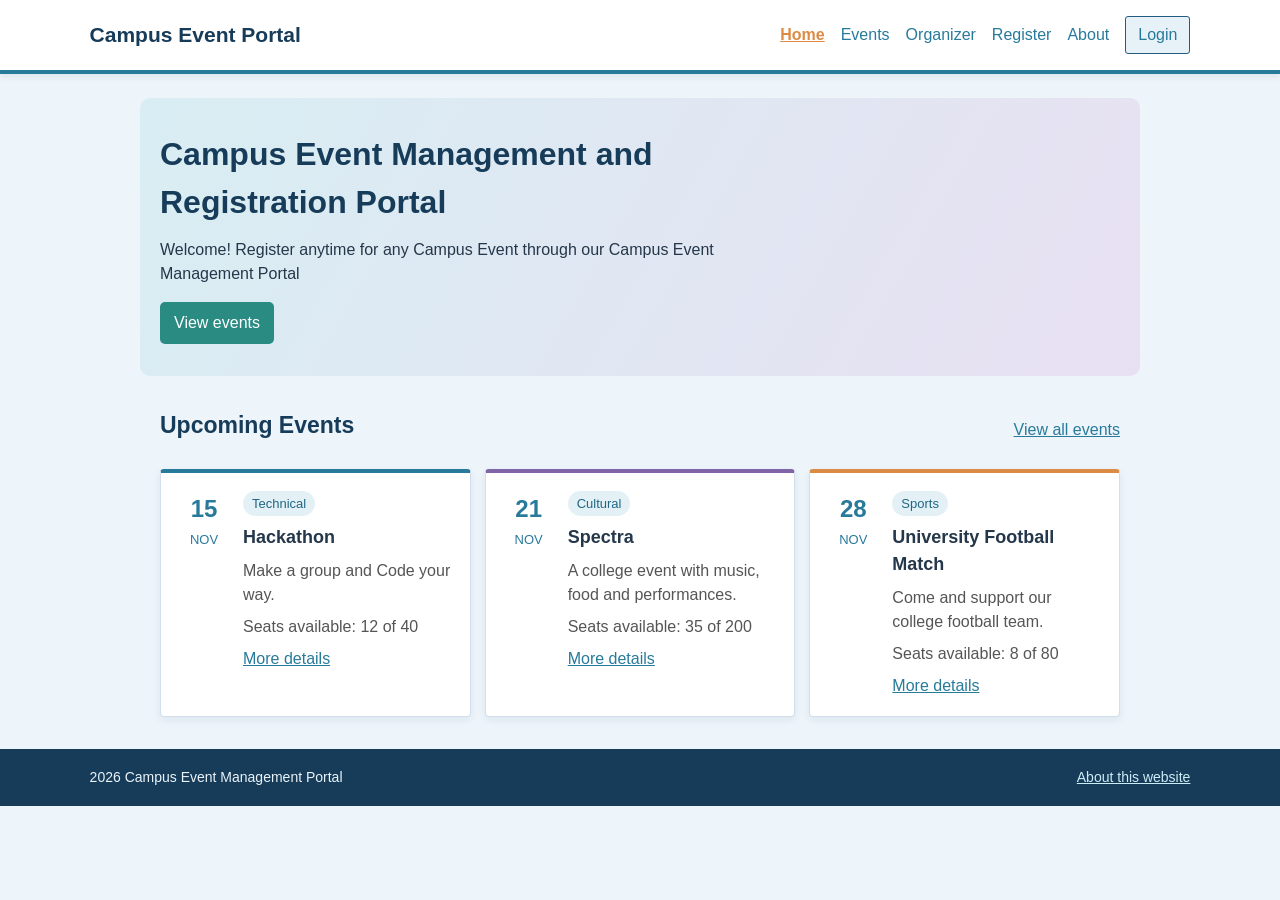
<file: index.html>
<!DOCTYPE html>
<html lang="en">
<head>
  <meta charset="UTF-8">
  <meta name="viewport" content="width=device-width, initial-scale=1.0">
  <title>Campus Event Portal | Home</title>
  <link rel="stylesheet" href="style.css">
    <script src="script.js" defer></script>
</head>
<body>
  <header class="site-header">
    <a class="brand" href="index.html">Campus Event Portal</a>
    <nav aria-label="Main navigation">
      <a class="active" href="index.html">Home</a><a href="events.html">Events</a><a href="dashboard.html">Organizer</a>
      <a href="registration.html">Register</a><a href="about.html">About</a><a class="nav-button" href="login.html">Login</a>
    </nav>
  </header>
  <main>
    <section class="hero">
      <div class="hero-copy">
        <h1>Campus Event Management and Registration Portal</h1>
        <p>Welcome! Register anytime for any Campus Event through our Campus Event Management Portal</p>
        <a class="button" href="events.html">View events</a>
      </div>
    </section>
    <section class="section">
      <div class="section-heading"><h2>Upcoming Events</h2><a href="events.html">View all events</a></div>
      <div class="card-grid">
        <article class="event-card" data-event-id="hackathon"><div class="event-date"><strong>15</strong><span>NOV</span></div><div class="event-info"><span class="tag">Technical</span><h3>Hackathon</h3><p>Make a group and Code your way.</p><p class="event-availability">Seats available: 12 of 40</p><a href="event-details.html#design">More details</a></div></article>
        <article class="event-card" data-event-id="spectra"><div class="event-date"><strong>21</strong><span>NOV</span></div><div class="event-info"><span class="tag">Cultural</span><h3>Spectra</h3><p>A college event with music, food and performances.</p><p class="event-availability">Seats available: 35 of 200</p><a href="event-details.html#fest">More details</a></div></article>
        <article class="event-card" data-event-id="football"><div class="event-date"><strong>28</strong><span>NOV</span></div><div class="event-info"><span class="tag">Sports</span><h3>University Football Match</h3><p>Come and support our college football team.</p><p class="event-availability">Seats available: 8 of 80</p><a href="event-details.html#football">More details</a></div></article>
      </div>
    </section>
  </main>
  <footer><p>2026 Campus Event Management Portal</p><a href="about.html">About this website</a></footer>
</body>
</html>
</file>
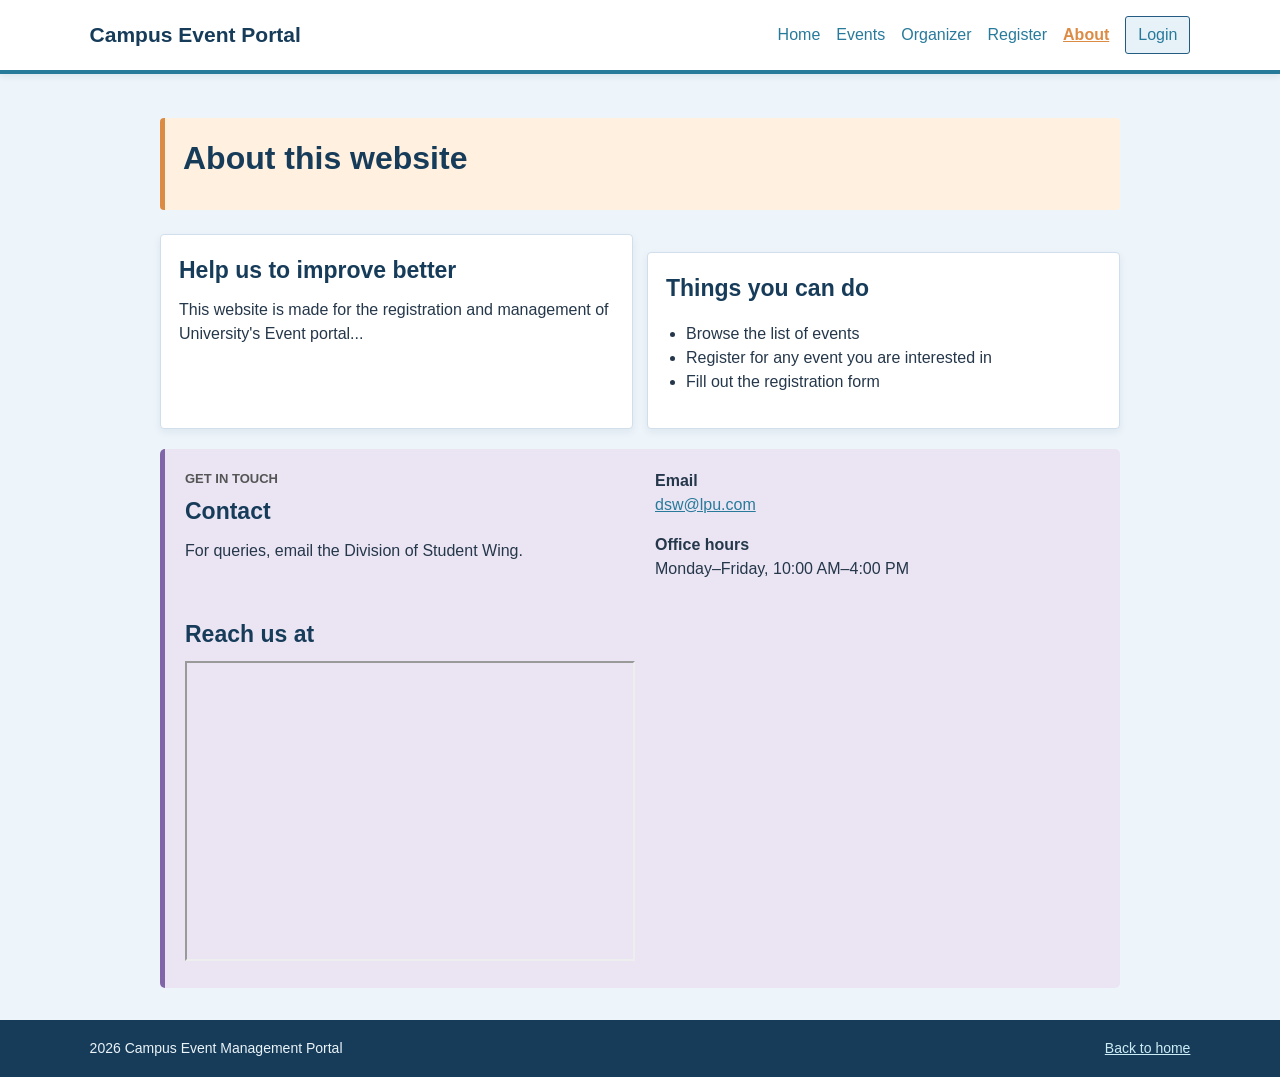
<file: about.html>
<!DOCTYPE html>
<html lang="en">

<head>

    <meta charset="UTF-8">
    <meta name="viewport" content="width=device-width, initial-scale=1.0">

    <title>About & Contact | Campus Event Portal</title>

    <link rel="stylesheet" href="style.css">

    <script src="script.js" defer></script>
</head>

<body>

    <!-- Website Header -->
    <header class="site-header">

        <a class="brand" href="index.html">
            Campus Event Portal
        </a>

        <!-- Navigation Bar -->
        <nav aria-label="Main navigation">

            <a href="index.html">Home</a>

            <a href="events.html">Events</a>

            <a href="dashboard.html">Organizer</a>

            <a href="registration.html">Register</a>

            <a class="active" href="about.html">
                About
            </a>

            <a class="nav-button" href="login.html">
                Login
            </a>

        </nav>

    </header>

    <!-- Main About Section -->
    <main class="page-main">

        <div class="page-intro">

            <h1>About this website</h1>

        </div>

        <!-- About Website Information -->
        <div class="about-grid">

            <section class="info-card">

                <h2>Help us to improve better</h2>

                <p>
                    This website is made for the registration and
                    management of University's Event portal...
                </p>

            </section>

            <!-- Website Features -->
            <section class="info-card">

                <h2>Things you can do</h2>

                <ul>

                    <li>Browse the list of events</li>

                    <li>Register for any event you are interested in</li>

                    <li>Fill out the registration form</li>


                </ul>

            </section>

        </div>

        <!-- Contact Section -->
        <section class="contact-section" id="contact">

            <div>

                <p class="eyebrow">
                    GET IN TOUCH
                </p>

                <h2>Contact</h2>

                <p>
                    For queries, email the Division of Student Wing.
                </p>

            </div>

            <!-- Contact Details -->
            <div class="contact-details">

                <p>

                    <strong>Email</strong>

                    <br>

                    <a href="mailto:dsw@lpu.com">
                        dsw@lpu.com
                    </a>

                </p>

                <p>

                    <strong>Office hours</strong>

                    <br>

                    Monday–Friday, 10:00 AM–4:00 PM

                </p>

            </div>
            
            <div>
                <h2>Reach us at</h2>
                <iframe
                    src="https://maps.google.com/maps?q=Lovely%20Professional%20University%20Punjab&t=&z=15&ie=UTF8&iwloc=&output=embed"
                    width="450"
                    height="300"
                    style="border:100;"
                    allowfullscreen=""
                    loading="lazy">
                </iframe>
            </div>

        </section>

    </main>

    <!-- Website Footer -->
    <footer>

        <p>2026 Campus Event Management Portal</p>

        <a href="index.html">
            Back to home
        </a>

    </footer>

</body>

</html>
</file>
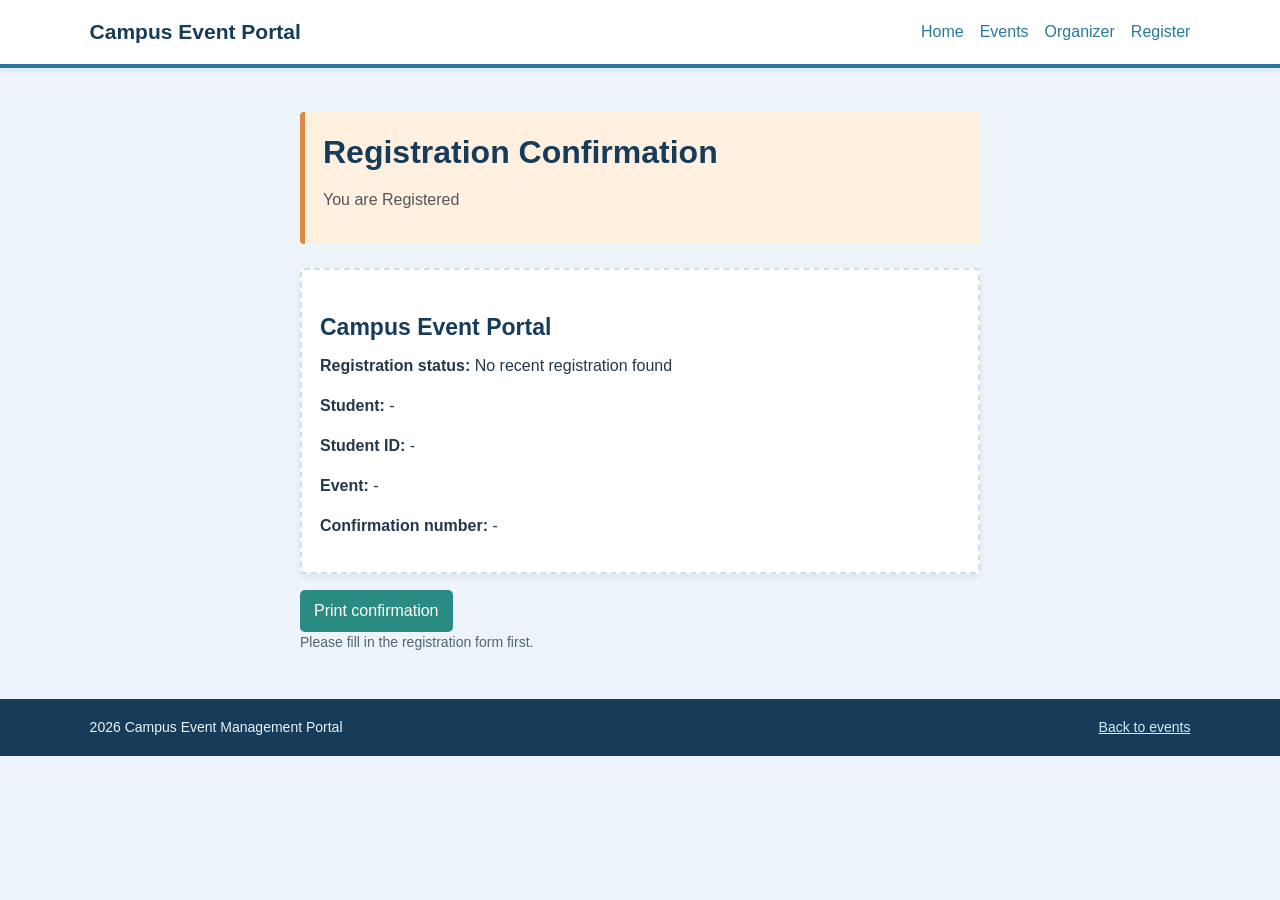
<file: confirmation.html>
<!DOCTYPE html>
<html lang="en">
<head><meta charset="UTF-8"><meta name="viewport" content="width=device-width, initial-scale=1.0"><title>Registration Confirmation | Campus Event Portal</title><link rel="stylesheet" href="style.css">    <script src="script.js" defer></script>
</head>
<body>
<header class="site-header"><a class="brand" href="index.html">Campus Event Portal</a><nav aria-label="Main navigation"><a href="index.html">Home</a><a href="events.html">Events</a><a href="dashboard.html">Organizer</a><a href="registration.html">Register</a></nav></header>
<main class="page-main narrow"><div class="page-intro"><h1>Registration Confirmation</h1><p>You are Registered</p></div><section class="detail-panel printable-slip"><h2>Campus Event Portal</h2><p><strong>Registration status:</strong> <span id="confirm-status">Confirmed</span></p><p><strong>Student:</strong> <span id="confirm-name">-</span></p><p><strong>Student ID:</strong> <span id="confirm-student-id">-</span></p><p><strong>Event:</strong> <span id="confirm-event">-</span></p><p><strong>Confirmation number:</strong> <span id="confirm-number">-</span></p></section><button class="button" id="print-button" type="button">Print confirmation</button><p class="form-note" id="confirmation-note">Return back to the Dashboard</p></main>
<footer><p>2026 Campus Event Management Portal </p><a href="events.html">Back to events</a></footer></body></html>
</file>
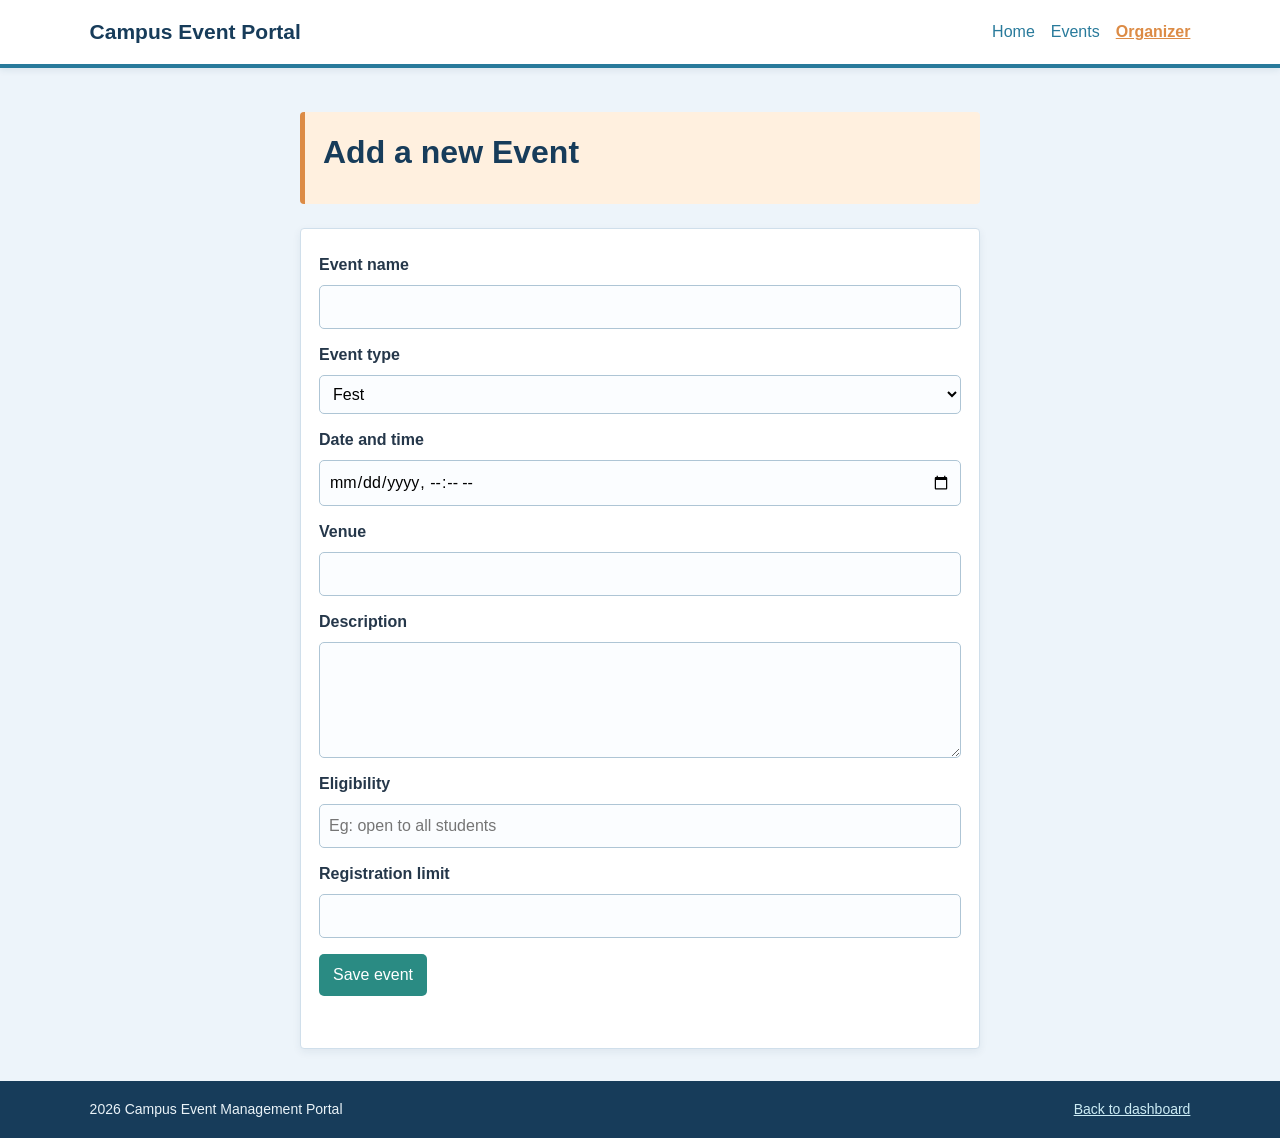
<file: create-event.html>
<!DOCTYPE html>
<html lang="en">

<head>

    <meta charset="UTF-8">
    <meta name="viewport" content="width=device-width, initial-scale=1.0">

    <title>Create Event | Campus Event Portal</title>

    <link rel="stylesheet" href="style.css">

    <script src="script.js" defer></script>
</head>

<body>

    <!-- Website Header -->
    <header class="site-header">

        <a class="brand" href="index.html">
            Campus Event Portal
        </a>

        <!-- Navigation Bar -->
        <nav aria-label="Main navigation">

            <a href="index.html">Home</a>
            <a href="events.html">Events</a>

            <a class="active" href="dashboard.html">
                Organizer
            </a>

        </nav>

    </header>

    <!-- Main Create Event Section -->
    <main class="page-main narrow">

        <div class="page-intro">

            <h1>Add a new Event</h1>


        </div>

        <!-- Create Event Form -->
        <form class="form-card" id="create-event-form">

            <!-- Event Name -->
            <label for="event-name">
                Event name
            </label>

            <input
                id="event-name"
                name="eventName"
                required
            >

            <!-- Event Type -->
            <label for="event-type">
                Event type
            </label>

            <select id="event-type" name="eventType">

                <option>Fest</option>
                <option>Technical</option>
                <option>Seminar</option>
                <option>Competition</option>
                <option>Other</option>

            </select>

            <!-- Event Date and Time -->
            <label for="event-date">
                Date and time
            </label>

            <input
                id="event-date"
                name="eventDate"
                type="datetime-local"
                required
            >

            <!-- Event Venue -->
            <label for="event-venue">
                Venue
            </label>

            <input
                id="event-venue"
                name="venue"
                required
            >

            <!-- Event Description -->
            <label for="event-description">
                Description
            </label>

            <textarea
                id="event-description"
                name="description"
                rows="4"
                required
            ></textarea>

            <!-- Eligibility -->
            <label for="eligibility">
                Eligibility
            </label>

            <input
                id="eligibility"
                name="eligibility"
                placeholder="Eg: open to all students"
            >

            <!-- Registration Limit -->
            <label for="seat-limit">
                Registration limit
            </label>

            <input
                id="seat-limit"
                name="seatLimit"
                type="number"
                min="1"
                required
            >

            <!-- Submit Button -->
            <button class="button" type="submit">
                Save event
            </button>
            <p id="create-event-message" class="form-message" role="status"></p>

        </form>

    </main>

    <!-- Website Footer -->
    <footer>

        <p>2026 Campus Event Management Portal</p>

        <a href="dashboard.html">
            Back to dashboard
        </a>

    </footer>

</body>

</html>
</file>
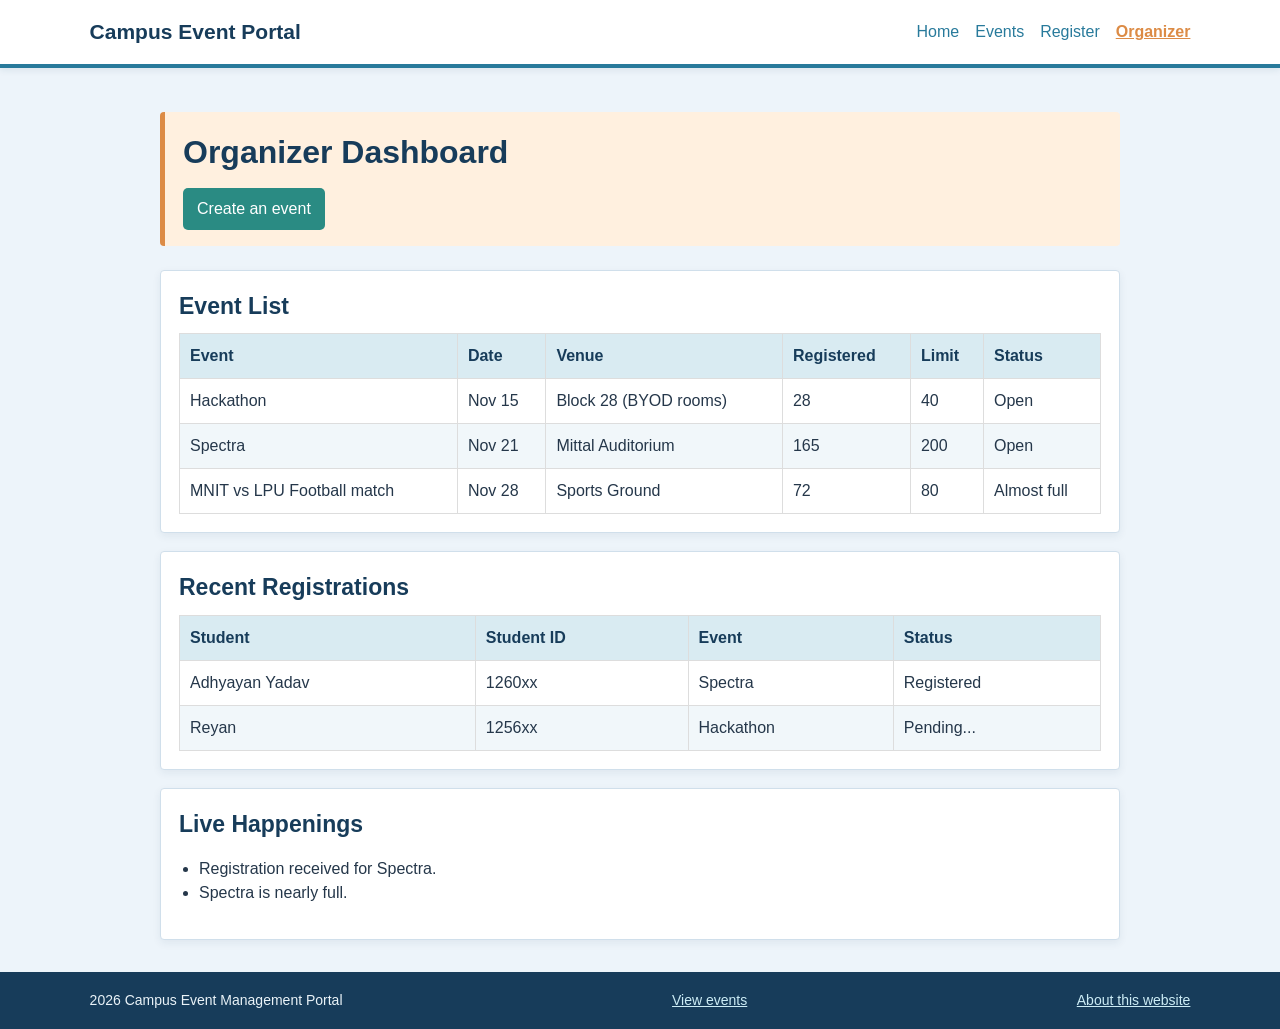
<file: dashboard.html>
<!DOCTYPE html>
<html lang="en">

<head>

    <meta charset="UTF-8">
    <meta name="viewport" content="width=device-width, initial-scale=1.0">

    <title>Organizer Dashboard | Campus Event Portal</title>

    <link rel="stylesheet" href="style.css">

    <script src="script.js" defer></script>
</head>

<body>

    <!-- Website Header -->
    <header class="site-header">

        <a class="brand" href="index.html">
            Campus Event Portal
        </a>

        <!-- Navigation Bar -->
        <nav aria-label="Main navigation">

            <a href="index.html">Home</a>
            <a href="events.html">Events</a>
            <a href="registration.html">Register</a>

            <a class="active" href="dashboard.html">
                Organizer
            </a>

        </nav>

    </header>

    <!-- Main Dashboard Section -->
    <main class="page-main">

        <div class="page-intro">

            <h1>Organizer Dashboard</h1>



            <a class="button" href="create-event.html">
                Create an event
            </a>

        </div>

        <!-- Event List Section -->
        <section class="info-card">

            <h2>Event List</h2>

            <div class="table-wrap">

                <table id="dashboard-events">

                    <!-- Table Headings -->
                    <thead>
                        <tr data-event-id="hackathon">
                            <th>Event</th>
                            <th>Date</th>
                            <th>Venue</th>
                            <th>Registered</th>
                            <th>Limit</th>
                            <th>Status</th>
                        </tr>
                    </thead>

                    <!-- Event Details -->
                    <tbody>

                        <tr data-event-id="spectra">
                            <td>Hackathon</td>
                            <td>Nov 15</td>
                            <td>Block 28 (BYOD rooms)</td>
                            <td>28</td>
                            <td>40</td>
                            <td>Open</td>
                        </tr>

                        <tr data-event-id="football">
                            <td>Spectra</td>
                            <td>Nov 21</td>
                            <td>Mittal Auditorium</td>
                            <td>165</td>
                            <td>200</td>
                            <td>Open</td>
                        </tr>

                        <tr>
                            <td>MNIT vs LPU Football match</td>
                            <td>Nov 28</td>
                            <td>Sports Ground</td>
                            <td>72</td>
                            <td>80</td>
                            <td>Almost full</td>
                        </tr>

                    </tbody>

                </table>

            </div>

        </section>

        <!-- Recent Registrations Section -->
        <section class="info-card">

            <h2>Recent Registrations</h2>

            <div class="table-wrap">

                <table>

                    <!-- Table Headings -->
                    <thead>
                        <tr>
                            <th>Student</th>
                            <th>Student ID</th>
                            <th>Event</th>
                            <th>Status</th>
                        </tr>
                    </thead>

                    <!-- Registration Details -->
                    <tbody id="dashboard-registrations">

                        <tr>
                            <td>Adhyayan Yadav</td>
                            <td>1260xx</td>
                            <td>Spectra</td>
                            <td>Registered</td>
                        </tr>

                        <tr>
                            <td>Reyan</td>
                            <td>1256xx</td>
                            <td>Hackathon</td>
                            <td>Pending...</td>
                        </tr>

                    </tbody>

                </table>

            </div>

        </section>

        <!-- Notifications Section -->
        <section class="info-card">

            <h2>Live Happenings</h2>

            <ul id="dashboard-notifications">

                <li>
                    Registration received for Spectra.
                </li>

                <li>
                    Spectra is nearly full.
                </li>

            </ul>

            

        </section>

        

    </main>

    <!-- Website Footer -->
    <footer>

        <p>2026 Campus Event Management Portal</p>

        <a href="events.html">
            View events
        </a>

         <a href="about.html">
            About this website
        </a>

    </footer>

</body>

</html>
</file>
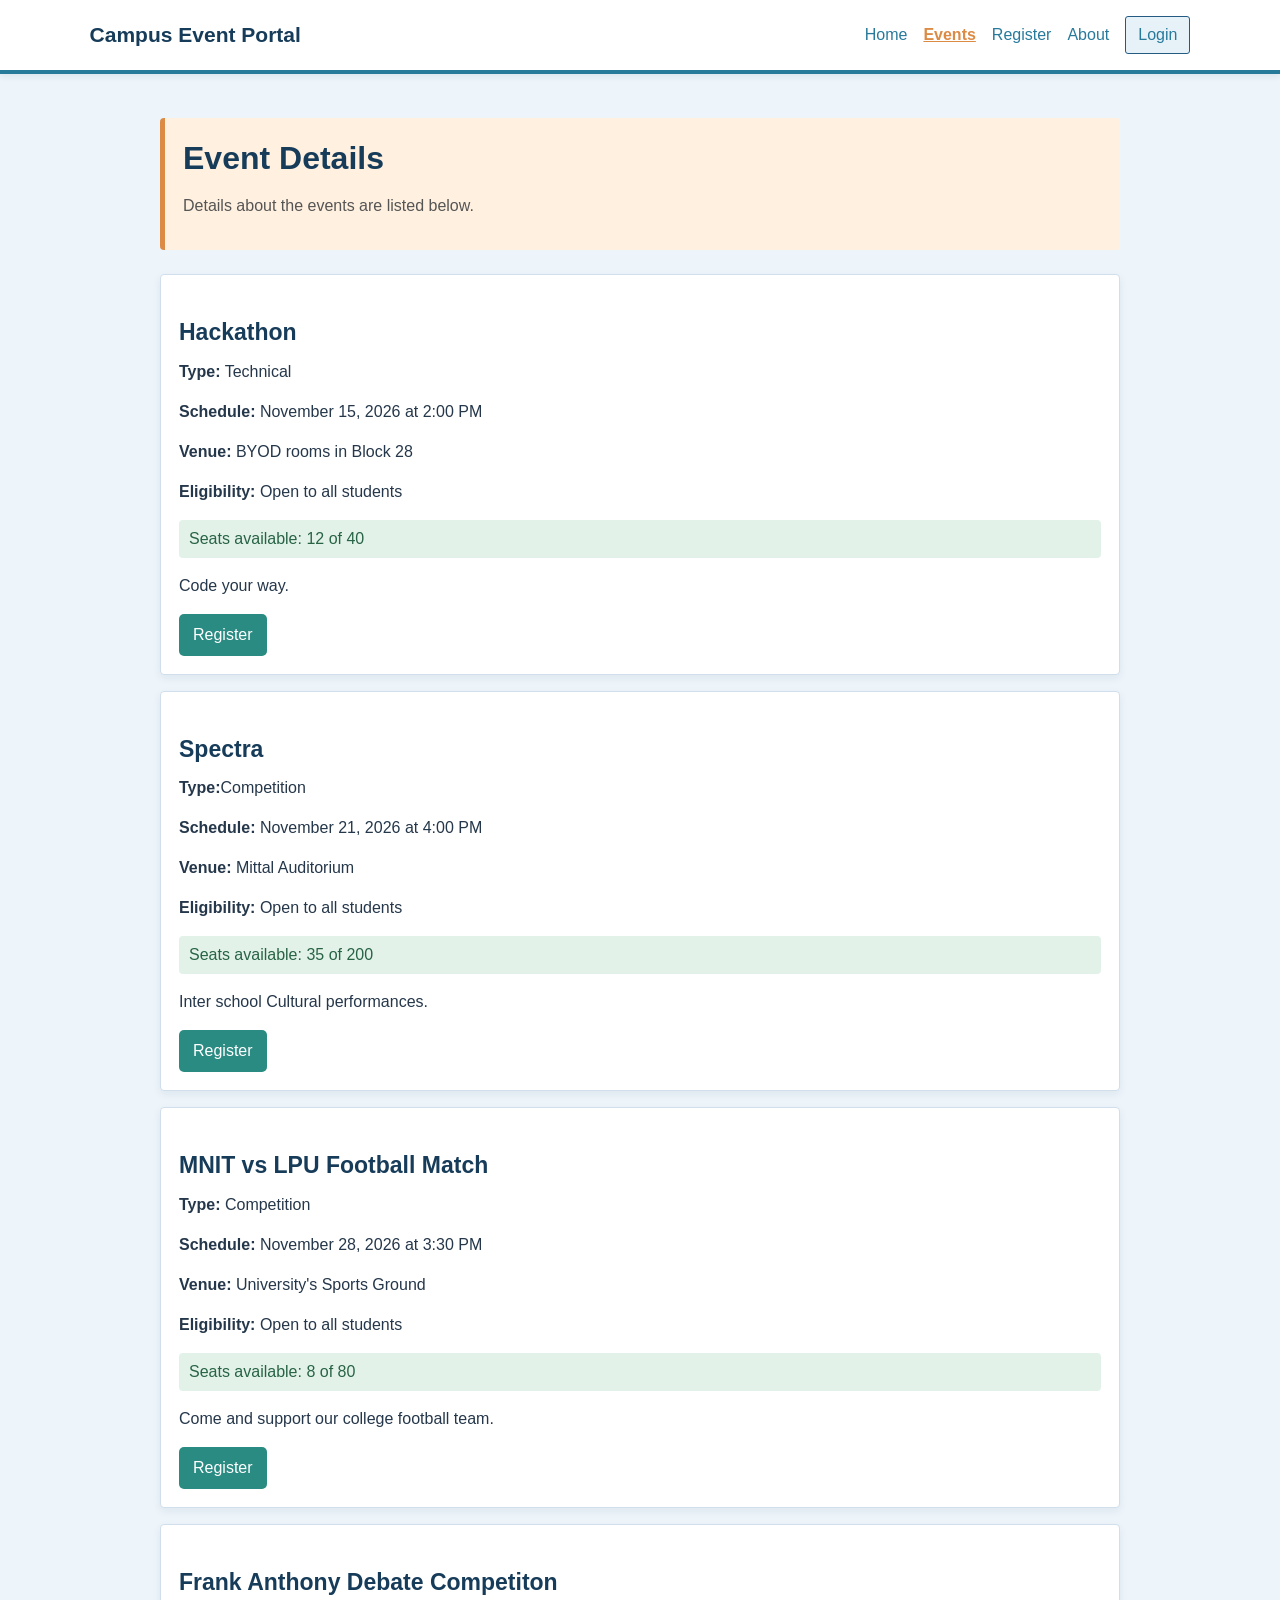
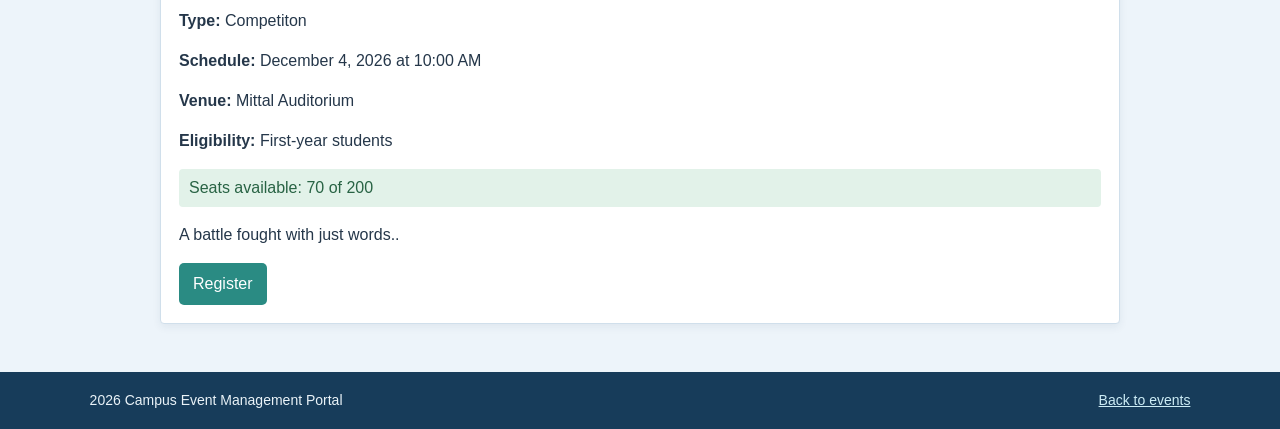
<file: event-details.html>
<!DOCTYPE html>
<html lang="en">
<head>
  <meta charset="UTF-8">
  <meta name="viewport" content="width=device-width, initial-scale=1.0">
  <title>Event Details | Campus Event Portal</title>
  <link rel="stylesheet" href="style.css">
    <script src="script.js" defer></script>
</head>
<body>
  <header class="site-header">
    <a class="brand" href="index.html">Campus Event Portal</a>
    <nav aria-label="Main navigation">
      <a href="index.html">Home</a><a class="active" href="events.html">Events</a>
      <a href="registration.html">Register</a><a href="about.html">About</a><a class="nav-button" href="login.html">Login</a>
    </nav>
  </header>
  <main class="page-main">
    <div class="page-intro"><h1>Event Details</h1><p>Details about the events are listed below.</p></div>
    <article class="detail-panel" id="design" data-event-id="hackathon"><h2>Hackathon</h2><p><strong>Type:</strong> Technical</p><p><strong>Schedule:</strong> November 15, 2026 at 2:00 PM</p><p><strong>Venue:</strong> BYOD rooms in Block 28</p><p><strong>Eligibility:</strong> Open to all students</p><p class="detail-availability"><strong>Seats available:</strong> 12 of 40</p><p>Code your way.</p><a class="button" href="registration.html?event=hackathon">Register</a></article>
    <article class="detail-panel" id="fest" data-event-id="spectra"><h2>Spectra</h2><p><strong>Type:</strong>Competition</p><p><strong>Schedule:</strong> November 21, 2026 at 4:00 PM</p><p><strong>Venue:</strong> Mittal Auditorium</p><p><strong>Eligibility:</strong> Open to all students</p><p class="detail-availability"><strong>Seats available:</strong> 35 of 200</p><p>Inter school Cultural performances.</p><a class="button" href="registration.html?event=spectra">Register</a></article>
    <article class="detail-panel" id="football" data-event-id="football"><h2>MNIT vs LPU Football Match</h2><p><strong>Type:</strong> Competition</p><p><strong>Schedule:</strong> November 28, 2026 at 3:30 PM</p><p><strong>Venue:</strong> University's Sports Ground</p><p><strong>Eligibility:</strong> Open to all students</p><p class="detail-availability"><strong>Seats available:</strong> 8 of 80</p><p>Come and support our college football team.</p><a class="button" href="registration.html?event=football">Register</a></article>
    <article class="detail-panel" id="speaking" data-event-id="debate"><h2>Frank Anthony Debate Competiton</h2><p><strong>Type:</strong> Competiton</p><p><strong>Schedule:</strong> December 4, 2026 at 10:00 AM</p><p><strong>Venue:</strong> Mittal Auditorium</p><p><strong>Eligibility:</strong> First-year students</p><p class="detail-availability"><strong>Seats available:</strong> 70 of 200</p><p>A battle fought with just words..</p><a class="button" href="registration.html?event=debate">Register</a></article>
  </main>
  <footer><p>2026 Campus Event Management Portal</p><a href="events.html">Back to events</a></footer>
</body>
</html>
</file>
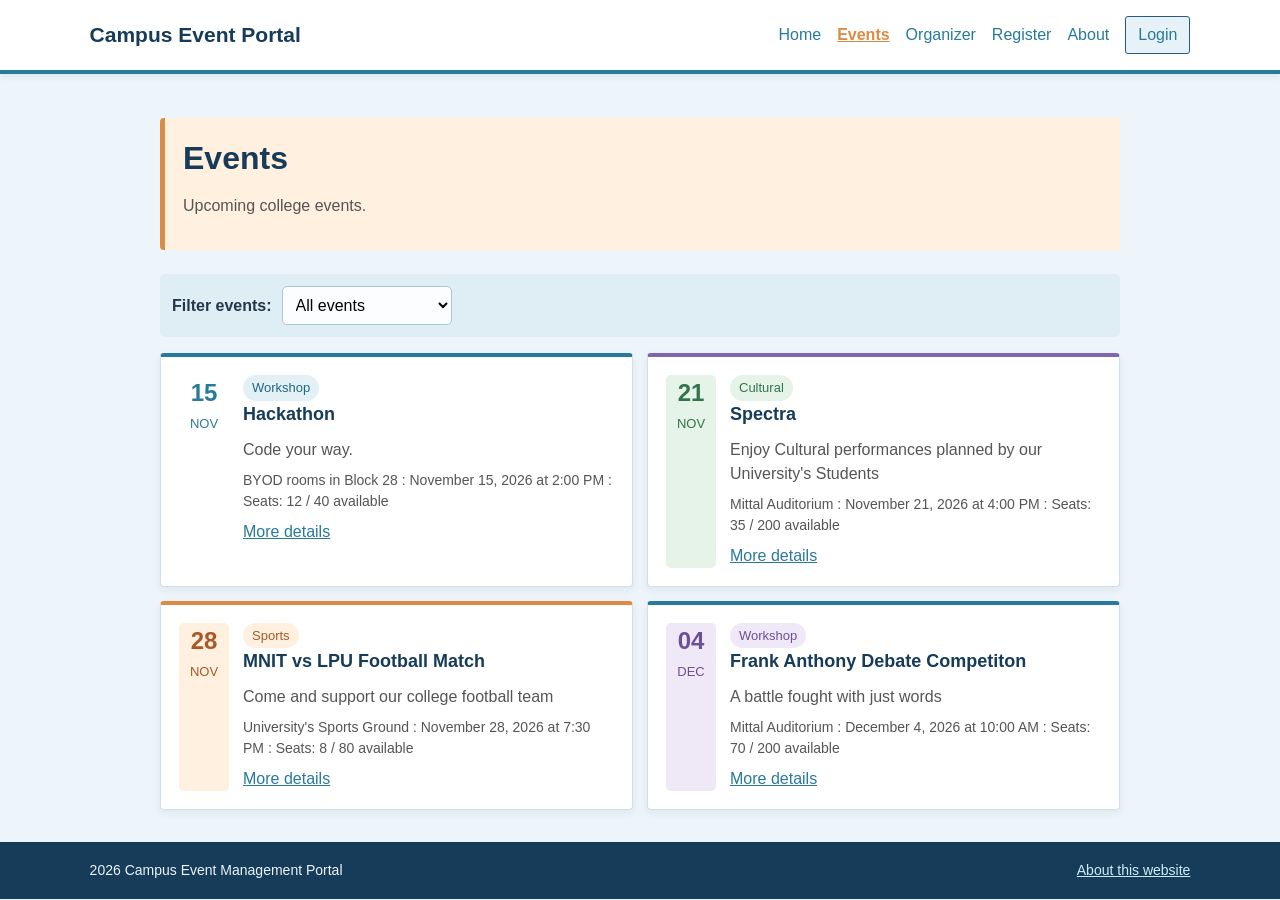
<file: events.html>
<!DOCTYPE html>
<html lang="en">

<head>
    <meta charset="UTF-8">
    <meta name="viewport" content="width=device-width, initial-scale=1.0">

    <title>Events | Campus Event Portal</title>

    <link rel="stylesheet" href="style.css">
    <script src="script.js" defer></script>
</head>

<body>

    <!-- Website Header -->
    <header class="site-header">

        <a class="brand" href="index.html">
            Campus Event Portal
        </a>

        <!-- Navigation Bar -->
        <nav aria-label="Main navigation">

            <a href="index.html">Home</a>

            <a class="active" href="events.html">
                Events
            </a>
            <a href="dashboard.html">Organizer</a>

            <a href="registration.html">Register</a>
            <a href="about.html">About</a>

            <a class="nav-button" href="login.html">
                Login
            </a>

        </nav>

    </header>

    <!-- Main Events Section -->
    <main class="page-main">

        <div class="page-intro">

            <h1>Events</h1>

            <p>
                Upcoming college events.
            </p>

        </div>

        <div class="filter-row">
            <label for="event-filter">Filter events:</label>
            <select id="event-filter">
                <option value="all">All events</option>
                <option value="Workshop">Workshop</option>
                <option value="Technical">Technical</option>
                <option value="Cultural">Cultural</option>
                <option value="Sports">Sports</option>
                <option value="Competition">Competition</option>
            </select>
        </div>

        <!-- Event Cards -->
        <div class="card-grid event-list">

            <!-- Event 1: Workshop -->
            <article class="event-card" data-event-id="hackathon" data-category="Technical">

                <div class="event-date">
                    <strong>15</strong>
                    <span>NOV</span>
                </div>

                <div class="event-info">

                    <span class="tag">Workshop</span>

                    <h2>Hackathon</h2>

                    <p>
                        Code your way.
                    </p>

                    <p class="event-meta">
                        Block 28 (BYOD rooms) : 2:00 PM : Seats: 12 / 40 available
                    </p>

                    <a href="event-details.html#design">
                        More details
                    </a>

                </div>

            </article>

            <!-- Event 2: Cultural Event -->
            <article class="event-card" data-event-id="spectra" data-category="Cultural">

                <div class="event-date date-green">
                    <strong>21</strong>
                    <span>NOV</span>
                </div>

                <div class="event-info">

                    <span class="tag tag-green">Cultural</span>

                    <h2>Spectra</h2>

                    <p>
                        Enjoy Cultural performances planned by our University's Students
                    </p>

                    <p class="event-meta">
                        Mittal Auditorium : 4:00 PM : Seats: 35 / 200 available
                    </p>

                    <a href="event-details.html#fest">
                        More details
                    </a>

                </div>

            </article>

            <!-- Event 3: Sports -->
            <article class="event-card" data-event-id="football" data-category="Sports">

                <div class="event-date date-orange">
                    <strong>28</strong>
                    <span>NOV</span>
                </div>

                <div class="event-info">

                    <span class="tag tag-orange">Sports</span>

                    <h2>MNIT vs LPU Football Match</h2>

                    <p>
                        Come and support our college football team
                    </p>

                    <p class="event-meta">
                        University's Sports Ground : 7:30 PM : Seats: 8 / 80 available
                    </p>

                    <a href="event-details.html#football">
                        More details
                    </a>

                </div>

            </article>

            <!-- Event 4: Public Speaking Workshop -->
            <article class="event-card" data-event-id="debate" data-category="Competition">

                <div class="event-date date-purple">
                    <strong>04</strong>
                    <span>DEC</span>
                </div>

                <div class="event-info">

                    <span class="tag tag-purple">Workshop</span>

                    <h2>Frank Anthony Debate Competiton</h2>

                    <p>
                        A battle fought with just words
                    </p>

                    <p class="event-meta">
                       Mittal Auditorium : 10:00 AM : Seats: 70 / 200 available
                    </p>

                    <a href="event-details.html#speaking">
                        More details
                    </a>

                </div>

            </article>

        </div>

    </main>

    <footer>

        <p>2026 Campus Event Management Portal</p>

        <a href="about.html">
            About this website
        </a>

    </footer>

</body>
</html>
</file>
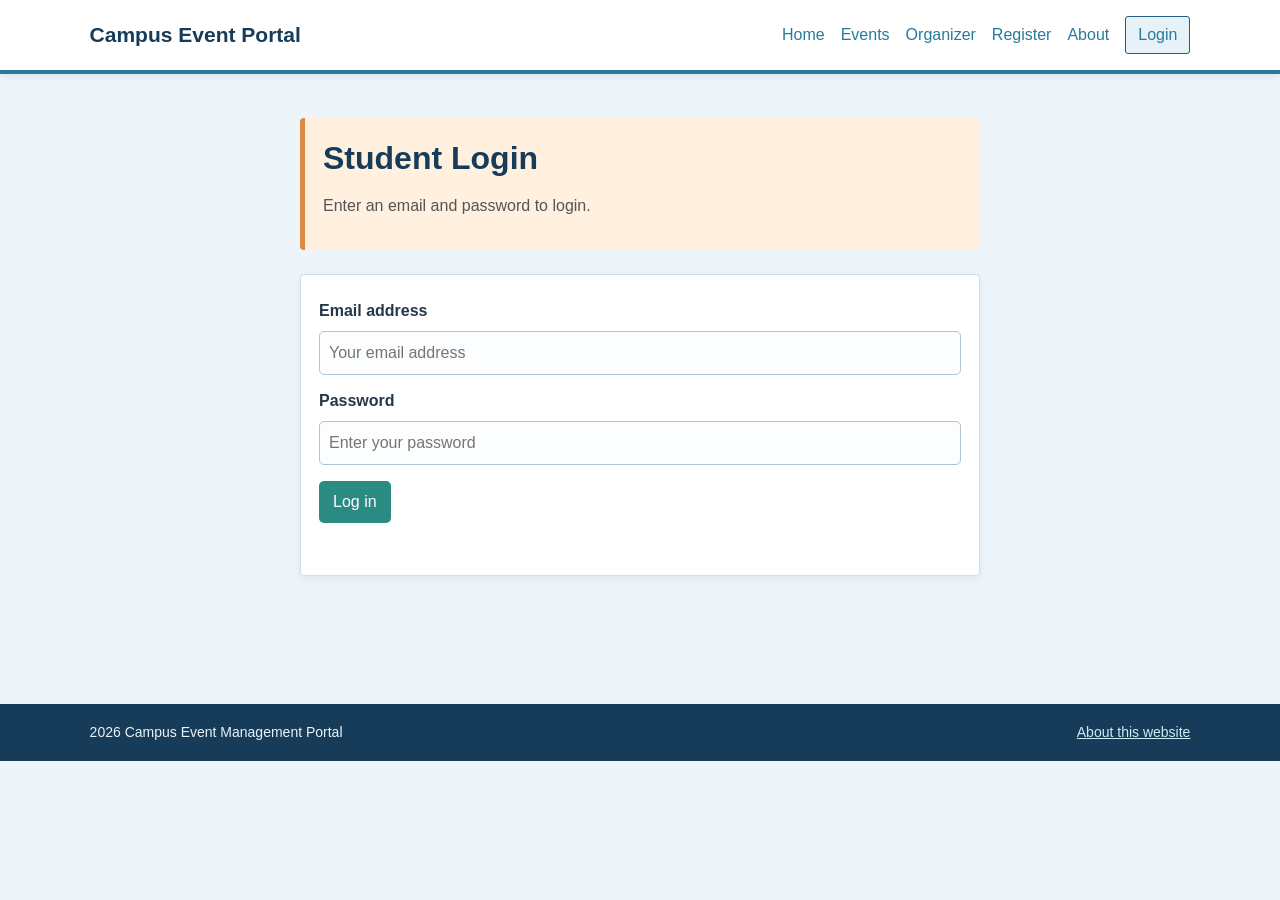
<file: login.html>
<!DOCTYPE html>
<html lang="en">

<head>
    <meta charset="UTF-8">
    <meta name="viewport" content="width=device-width, initial-scale=1.0">
    <title>Login | Campus Event Portal</title>

    <link rel="stylesheet" href="style.css">
    <script src="script.js" defer></script>
</head>

<body>

    <!-- Website Header -->
    <header class="site-header">

        <a class="brand" href="index.html">
            Campus Event Portal
        </a>

        <!-- Navigation Bar -->
        <nav aria-label="Main navigation">
            <a href="index.html">Home</a>
            <a href="events.html">Events</a>
            <a href="dashboard.html">Organizer</a>
            <a href="registration.html">Register</a>
            <a href="about.html">About</a>
            <a class="nav-button active-button" href="login.html">
                Login
            </a>
        </nav>

    </header>

    <!-- Main Login Section -->
    <main class="page-main narrow">

        <div class="page-intro">

            <h1>Student Login</h1>

            <p>
                Enter an email and password to login.
            </p>
        </div>

        <!-- Login Form -->
        <form id="login-form" class="form-card">

            <label for="login-email">
                Email address
            </label>

            <input
                id="login-email"
                name="email"
                type="email"
                placeholder="Your email address"
                required
            >

            <label for="login-password">
                Password
            </label>

            <input
                id="login-password"
                name="password"
                type="password"
                placeholder="Enter your password"
                required
                minlength="3"
            >

            <button class="button" type="submit">
                Log in
            </button>
            <p id="login-message" class="form-message" role="status"></p>


        </form>

    </main>

    <!-- Website Footer -->
    <footer>
        <p>2026 Campus Event Management Portal</p>

        <a href="about.html">
            About this website
        </a>
    </footer>

</body>
</html>
</file>
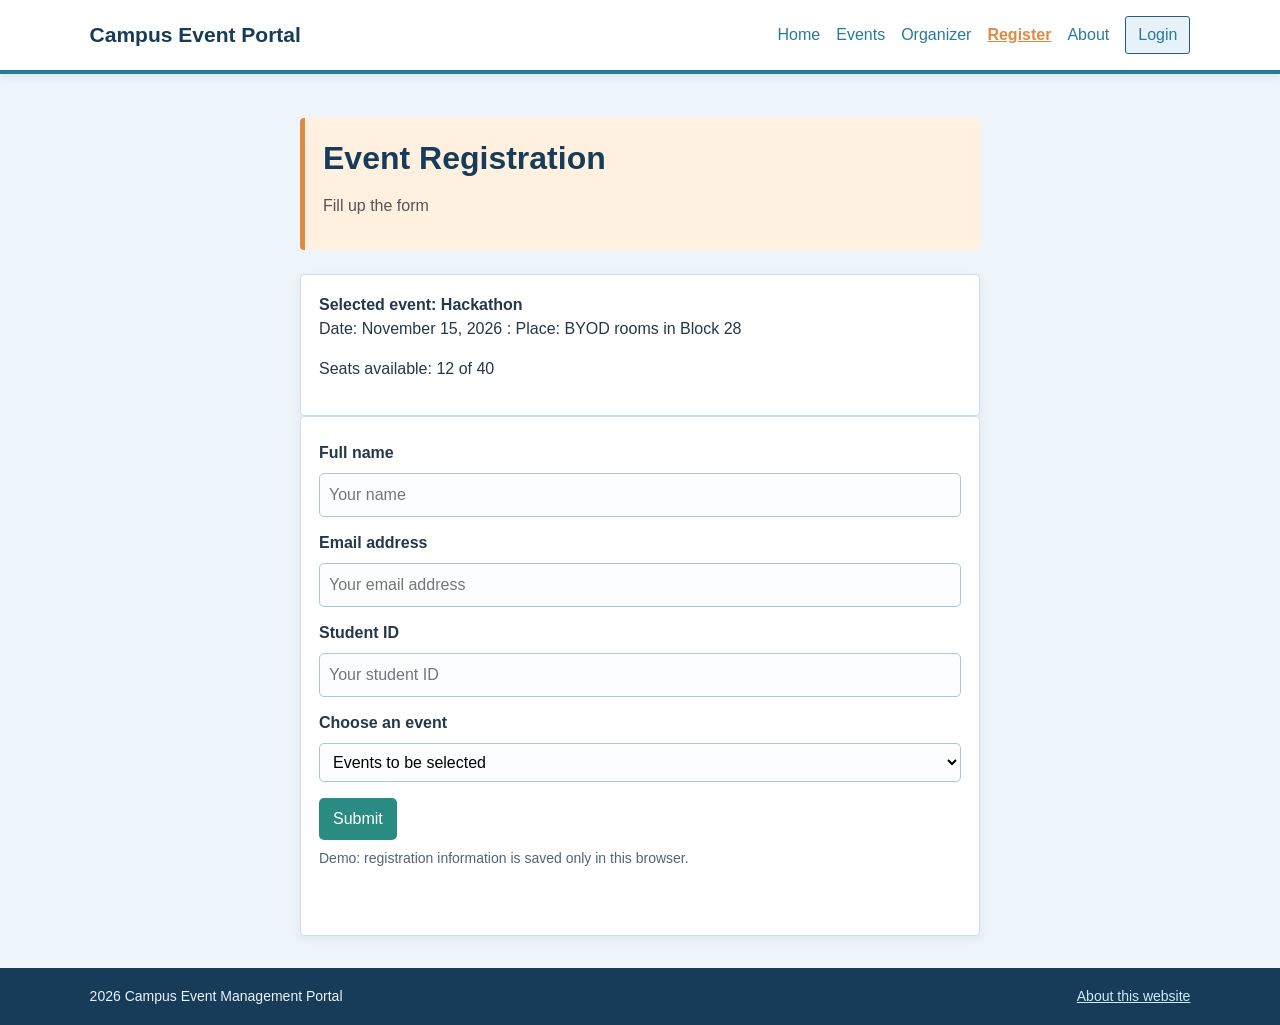
<file: registration.html>
<!DOCTYPE html>
<html lang="en">

<head>

    <meta charset="UTF-8">
    <meta name="viewport" content="width=device-width, initial-scale=1.0">

    <title>Register | Campus Event Portal</title>

    <link rel="stylesheet" href="style.css">

    <script src="script.js" defer></script>
</head>

<body>

    <!-- Website Header -->
    <header class="site-header">

        <a class="brand" href="index.html">
            Campus Event Portal
        </a>

        <!-- Navigation Bar -->
        <nav aria-label="Main navigation">

            <a href="index.html">Home</a>
            <a href="events.html">Events</a>
            <a href="dashboard.html">Organizer</a>

            <a class="active" href="registration.html">
                Register
            </a>

            <a href="about.html">About</a>

            <a class="nav-button" href="login.html">
                Login
            </a>

        </nav>

    </header>

    <!-- Main Registration Section -->
    <main class="page-main narrow">

        <div class="page-intro">

            <h1>Event Registration</h1>

            <p>
                Fill up the form
            </p>

        </div>

        <!-- Selected Event Information -->
        <div class="info-card" id="selected-event-info">

            <strong>
                Selected event: Hackathon
            </strong>

            <p>
                Date: November 15, 2026 : Place: BYOD rooms in Block 28
            </p>

            <p>
                Seats available: 12 of 40
            </p>

        </div>

        <!-- Student Registration Form -->
        <form class="form-card" id="registration-form">

            <!-- Student Name -->
            <label for="student-name">
                Full name
            </label>

            <input
                id="student-name"
                name="name"
                type="text"
                placeholder="Your name"
                required
                minlength="2"
            >

            <!-- Student Email -->
            <label for="student-email">
                Email address
            </label>

            <input
                id="student-email"
                name="email"
                type="email"
                placeholder="Your email address"
                required
            >

            <!-- Student ID -->
            <label for="student-id">
                Student ID
            </label>

            <input
                id="student-id"
                name="studentId"
                type="text"
                placeholder="Your student ID"
                required
            >

            <!-- Event Selection -->
            <label for="event-choice">
                Choose an event
            </label>

            <select
                id="event-choice"
                name="event"
                required
            >

                <option value="">
                    Events to be selected
                </option>

                <option value="hackathon">Hackathon</option>
                <option value="spectra">Spectra</option>
                <option value="football">MNIT vs LPU Football Match</option>
                <option value="debate">Frank Anthony Debate Competition</option>

            </select>

            <!-- Submit Button -->
            <button class="button" type="submit">
                Submit
            </button>

            <p class="form-note">Demo: registration information is saved only in this browser.</p>
            <p id="registration-message" class="form-message" role="status"></p>

        </form>

    </main>

    <!-- Website Footer -->
    <footer>

        <p>2026 Campus Event Management Portal</p>

        <a href="about.html">
            About this website
        </a>

    </footer>

</body>

</html>
</file>
<file: style.css>
/* Simple shared styles for all pages. */
* { box-sizing: border-box; }
body {
  margin: 0;
  font-family: Arial, sans-serif;
  line-height: 1.5;
  color: #222;
  background: #fff;
}
a { color: #245b82; }
.site-header {
  padding: 16px 7%;
  border-bottom: 1px solid #ddd;
  display: flex;
  justify-content: space-between;
  align-items: center;
  gap: 16px;
}
.brand { color: #222; font-size: 21px; font-weight: bold; text-decoration: none; }
.brand span { color: #245b82; }
nav { display: flex; flex-wrap: wrap; gap: 16px; align-items: center; }
nav a { text-decoration: none; }
nav a:hover, nav a.active { text-decoration: underline; }
nav .nav-button { padding: 6px 12px; border: 1px solid #245b82; border-radius: 3px; }
.hero, .section, .page-main, .callout {
  max-width: 1000px;
  margin: 0 auto;
  padding: 32px 20px;
}
.hero { display: flex; justify-content: space-between; align-items: center; gap: 30px; }
.hero-copy { max-width: 600px; }
.hero-note, .event-card, .detail-panel, .form-card, .info-card {
  padding: 18px;
  border: 1px solid #ddd;
  border-radius: 4px;
  background: #fff;
}
.hero-note { max-width: 280px; }
.eyebrow { margin: 0 0 6px; color: #555; font-size: 13px; font-weight: bold; }
h1 { margin: 0 0 12px; font-size: 32px; }
h2 { margin: 0 0 10px; font-size: 23px; }
h3 { margin: 8px 0; font-size: 18px; }
p { margin-top: 0; }
.button {
  display: inline-block;
  padding: 9px 14px;
  border: 0;
  border-radius: 3px;
  background: #245b82;
  color: white;
  font: inherit;
  text-decoration: none;
  cursor: pointer;
}
.button:hover { background: #183f5b; }
.button-light { background: white; color: #245b82; }
.section-heading { display: flex; justify-content: space-between; align-items: center; margin-bottom: 16px; }
.card-grid { display: grid; grid-template-columns: repeat(3, 1fr); gap: 14px; }
.event-card { display: flex; gap: 14px; }
.event-date { min-width: 50px; color: #074a7a; text-align: center; }
.event-date strong { display: block; font-size: 24px; }
.event-date span { font-size: 13px; }
.event-info h2 { font-size: 18px; }
.event-info p { margin-bottom: 8px; color: #555; }
.tag { color: #555; font-size: 13px; }
.date-green, .date-orange, .date-purple, .tag-green, .tag-orange, .tag-purple { color: #245b82; }
.callout { display: flex; justify-content: space-between; align-items: center; gap: 20px; border-top: 1px solid #ddd; border-bottom: 1px solid #ddd; }
.callout h2 { margin-bottom: 4px; }
footer { display: flex; justify-content: space-between; gap: 16px; padding: 18px 7%; border-top: 1px solid #ddd; color: #555; font-size: 14px; }
footer p { margin: 0; }
.page-main { min-height: 70vh; }
.page-intro { margin: 12px 0 24px; }
.page-intro p:last-child { color: #555; }
.filter-row { display: flex; align-items: center; gap: 10px; margin-bottom: 16px; }
.filter-row label, .form-card label { font-weight: bold; }
select, input:not([type=checkbox]) { width: 100%; padding: 9px; border: 1px solid #aaa; border-radius: 3px; font: inherit; }
textarea { width: 100%; padding: 9px; border: 1px solid #aaa; border-radius: 3px; font: inherit; }
.filter-row select { width: auto; min-width: 170px; }
.event-list { grid-template-columns: repeat(2, 1fr); }
.event-meta { font-size: 14px; }
.empty-message { padding: 18px; border: 1px solid #ddd; }
.narrow { max-width: 720px; }
.back-link { display: inline-block; margin-bottom: 14px; }
.detail-panel h2 { margin-top: 22px; }
.detail-panel { margin-bottom: 16px; }
.detail-top { padding-bottom: 14px; border-bottom: 1px solid #ddd; }
.detail-top h1 { margin-top: 8px; }
.detail-facts { display: grid; grid-template-columns: 1fr 1fr; gap: 14px; padding: 18px 0; }
.detail-facts span, .detail-facts strong { display: block; }
.detail-facts span, .form-note { color: #7b2d2d; font-size: 14px; }
.form-card { display: flex; flex-direction: column; gap: 8px; }
.form-card label { margin-top: 6px; }
.form-card button { align-self: flex-start; margin-top: 8px; }
.checkbox-label { display: flex; gap: 8px; align-items: center; font-weight: normal !important; }
.form-message { margin: 4px 0 0; color: #286448; font-weight: bold; }
.form-message.error { color: #a13535; }
.about-grid { display: grid; grid-template-columns: 1fr 1fr; gap: 14px; }
.info-card ul { padding-left: 20px; }
.info-card + .info-card { margin-top: 18px; }
.table-wrap { overflow-x: auto; }
table { width: 100%; border-collapse: collapse; text-align: left; }
th, td { padding: 10px; border: 1px solid #ddd; }
th { background: #f3f3f3; }
.printable-slip { border: 2px dashed #555; }
@media print {
  .site-header, footer { display: none; }
  .printable-slip { border: 1px solid #000; }
  body { color: #000; }
}
.contact-section { display: grid; grid-template-columns: 1fr 1fr; gap: 20px; margin-top: 20px; padding: 20px; background: #f5f5f5; }
@media (max-width: 700px) {
  .site-header { align-items: flex-start; flex-direction: column; }
  .hero { align-items: flex-start; flex-direction: column; }
  .hero-note { max-width: none; }
  .card-grid, .event-list, .about-grid, .contact-section { grid-template-columns: 1fr; }
  .callout, footer { align-items: flex-start; flex-direction: column; }
}
.map-container {
    margin-top: 30px;
    width: 100%;
}

.map-container h3 {
    margin-bottom: 15px;
}

.map-container iframe {
    width: 100%;
    height: 350px;
    border: none;
    border-radius: 10px;
}

/* Extra colors for the campus event portal */
:root {
    --navy: #173c5a;
    --blue: #287a9b;
    --teal: #2a8b83;
    --orange: #dc8b45;
    --purple: #8066a8;
    --page: #edf4fa;
}

body {
    color: #25374a;
    background: var(--page);
}

.site-header {
    background: #ffffff;
    border-bottom: 4px solid var(--blue);
    box-shadow: 0 2px 7px #173c5a18;
}

.brand { color: var(--navy); }
a { color: var(--blue); }
nav a.active { color: var(--orange); font-weight: bold; }
nav .nav-button { background: #e7f2f8; }

.hero {
    margin-top: 24px;
    border-radius: 10px;
    background: linear-gradient(120deg, #d8eef3, #e8e0f2);
}

.hero h1, .page-intro h1, h2 { color: var(--navy); }
.page-intro {
    padding: 16px 18px;
    border-left: 5px solid var(--orange);
    border-radius: 4px;
    background: #fff0df;
}

.button { background: var(--teal); border-radius: 5px; }
.button:hover { background: #206e68; }
.event-card, .detail-panel, .form-card, .info-card, .hero-note {
    border-color: #d0dfeb;
    box-shadow: 0 3px 9px #173c5a12;
}
.event-card { border-top: 4px solid var(--blue); transition: transform .2s, box-shadow .2s; }
.event-card:nth-child(3n + 2) { border-top-color: var(--purple); }
.event-card:nth-child(3n) { border-top-color: var(--orange); }
.event-card:hover { transform: translateY(-3px); box-shadow: 0 7px 16px #173c5a20; }

.event-date { color: var(--blue); }
.date-green { color: #34734b; background: #e5f3e8; border-radius: 5px; }
.date-orange { color: #a95826; background: #fff0df; border-radius: 5px; }
.date-purple { color: #6d5196; background: #eee8f7; border-radius: 5px; }
.tag { display: inline-block; padding: 3px 9px; border-radius: 14px; color: #216783; background: #e3f1f6; }
.tag-green { color: #34734b; background: #e5f3e8; }
.tag-orange { color: #a95826; background: #fff0df; }
.tag-purple { color: #6d5196; background: #eee8f7; }

input:not([type=checkbox]), select, textarea {
    border-color: #aec5d5;
    border-radius: 5px;
    background: #fbfdff;
}
input:focus, select:focus, textarea:focus { outline: 2px solid #72b7c5; outline-offset: 1px; }
.filter-row { padding: 12px; border-radius: 5px; background: #dfeef4; }
th { color: #173c5a; background: #d9ebf2; }
tbody tr:nth-child(even) { background: #f1f7fa; }
.contact-section { border-left: 5px solid var(--purple); border-radius: 5px; background: #ebe5f3; }
.callout { border-radius: 6px; background: #dceef1; }
footer { color: #eaf3f8; background: var(--navy); border-top: 0; }
footer a { color: #ccecf5; }
.form-message { min-height: 1.4em; color: #287044; font-weight: bold; }
.form-message.error { color: #aa3434; }
.form-note { color: #526475; font-size: 14px; }
.detail-availability { padding: 7px 10px; border-radius: 4px; background: #e2f2e9; color: #286344; }
button:focus-visible, a:focus-visible { outline: 3px solid var(--orange); outline-offset: 2px; }

@media (max-width: 700px) {
    .page-intro { padding: 14px; }
}

@media print {
    body { background: #fff; }
    .site-header, footer, #print-button { display: none; }
}
</file>
